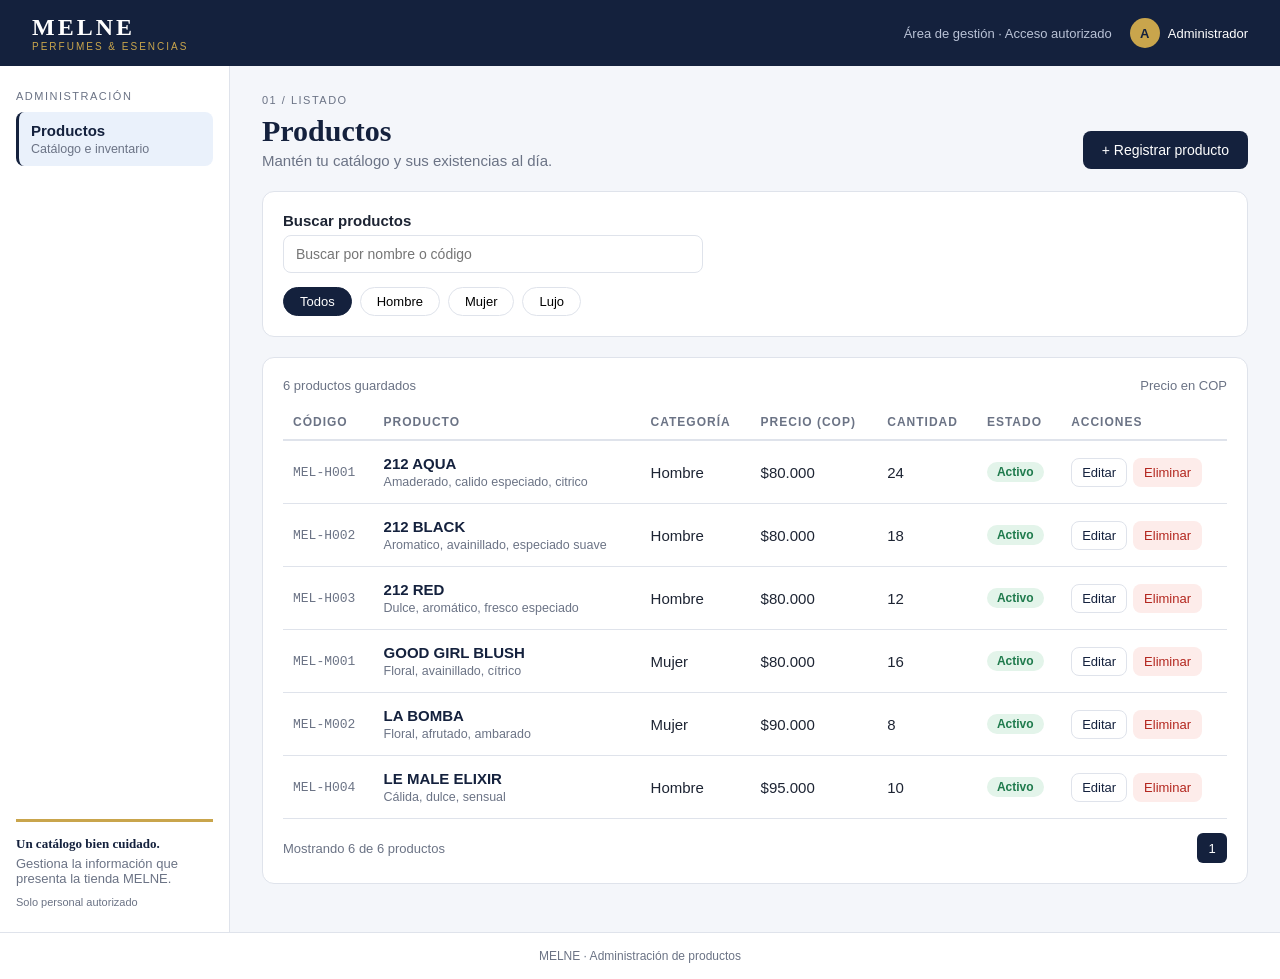
<file: index.html>
<!DOCTYPE html>
<html lang="es">
<head>
  <meta charset="UTF-8">
  <meta name="viewport" content="width=device-width, initial-scale=1.0">
  <title>Productos · MELNE</title>
  <link rel="stylesheet" href="css/styles.css">
</head>
<body>

  <header class="header">
    <a class="logo" href="index.html">
      <strong>MELNE</strong>
      <span>PERFUMES &amp; ESENCIAS</span>
    </a>
    <div class="header-derecha">
      <span class="header-acceso">Área de gestión · Acceso autorizado</span>
      <div class="usuario">
        <span class="avatar">A</span>
        <span>Administrador</span>
      </div>
    </div>
  </header>

  <div class="barra-movil">
    <strong>Productos</strong>
    <small>Catálogo e inventario</small>
  </div>

  <div class="contenedor">
    <aside class="sidebar">
      <nav>
        <p class="sidebar-titulo">ADMINISTRACIÓN</p>
        <a class="menu-item" href="index.html">
          <strong>Productos</strong>
          <small>Catálogo e inventario</small>
        </a>
      </nav>
      <div class="sidebar-pie">
        <strong>Un catálogo bien cuidado.</strong>
        Gestiona la información que presenta la tienda MELNE.
        <small>Solo personal autorizado</small>
      </div>
    </aside>

    <main class="principal">
      <p class="migas">01 / LISTADO</p>
      <div class="titulo-pagina">
        <div>
          <h1>Productos</h1>
          <p class="subtitulo">Mantén tu catálogo y sus existencias al día.</p>
        </div>
        <a class="btn btn-primario" href="registrar.html">+ Registrar producto</a>
      </div>

      <div id="mensaje" class="mensaje"></div>

      <section class="panel buscador">
        <label for="buscar">Buscar productos</label>
        <input type="search" id="buscar" placeholder="Buscar por nombre o código">
        <div class="filtros">
          <button type="button" class="filtro activo" data-filtro="Todos">Todos</button>
          <button type="button" class="filtro" data-filtro="Hombre">Hombre</button>
          <button type="button" class="filtro" data-filtro="Mujer">Mujer</button>
          <button type="button" class="filtro" data-filtro="Lujo">Lujo</button>
        </div>
      </section>

      <section class="panel">
        <div class="tabla-info">
          <span><span id="total">0</span> productos guardados</span>
          <span>Precio en COP</span>
        </div>

        <table class="tabla">
          <thead>
            <tr>
              <th>Código</th>
              <th>Producto</th>
              <th>Categoría</th>
              <th>Precio (COP)</th>
              <th>Cantidad</th>
              <th>Estado</th>
              <th>Acciones</th>
            </tr>
          </thead>
          <tbody id="lista-productos">
            <!-- Las filas se construyen desde js/productos.js -->
          </tbody>
        </table>
        <p id="sin-resultados" class="sin-resultados">No se encontraron productos.</p>

        <div class="paginacion">
          <span>Mostrando <span id="mostrando">0</span> de <span id="total-pie">0</span> productos</span>
          <span class="pagina">1</span>
        </div>
      </section>
    </main>
  </div>

  <footer class="footer">MELNE · Administración de productos</footer>

  <!-- Modal de confirmación de eliminación -->
  <div class="modal-fondo" id="modal-eliminar">
    <div class="modal" role="dialog" aria-modal="true" aria-labelledby="modal-titulo">
      <h2 id="modal-titulo">¿Eliminar este producto?</h2>
      <p>Vas a retirar este registro del catálogo y de la gestión de inventario.</p>
      <div class="modal-producto">
        <strong id="modal-nombre"></strong>
        <p id="modal-detalle"></p>
        <p id="modal-descripcion"></p>
        <p id="modal-precio"></p>
      </div>
      <p class="modal-aviso">Esta acción no se puede deshacer.</p>
      <p>Si solo deseas ocultarlo de la tienda, cambia su estado a Inactivo desde Editar.</p>
      <div class="modal-botones">
        <button type="button" class="btn btn-secundario" id="cancelar-eliminar">Cancelar</button>
        <button type="button" class="btn btn-peligro" id="confirmar-eliminar">Eliminar producto</button>
      </div>
    </div>
  </div>

  <script src="js/utilidades.js?v=2"></script>
  <script src="js/almacenamiento.js?v=2"></script>
  <script src="js/datos.js?v=2"></script>
  <script src="js/productos.js?v=2"></script>
</body>
</html>
</file>
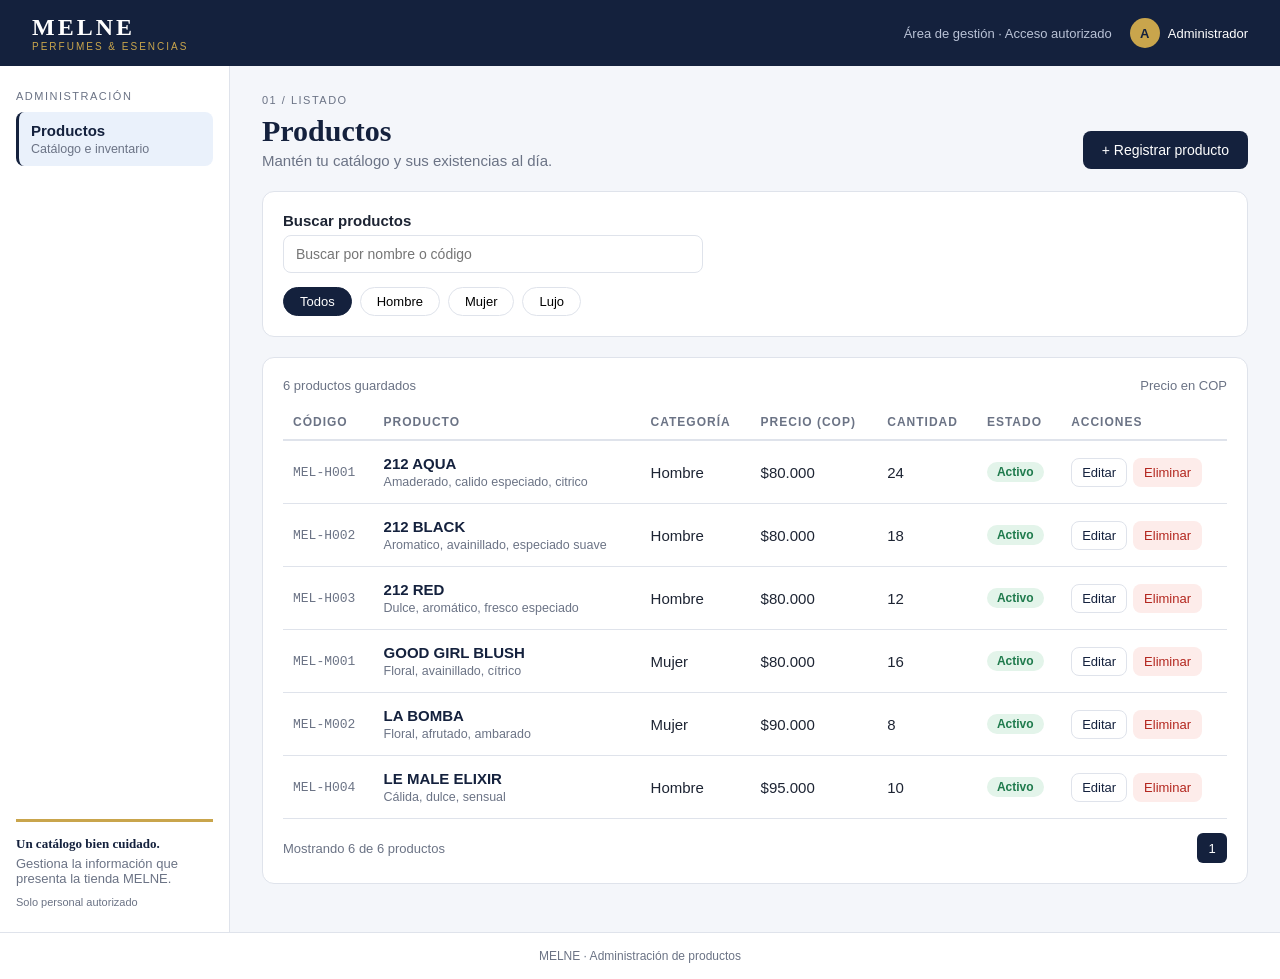
<file: editar.html>
<!DOCTYPE html>
<html lang="es">
<head>
  <meta charset="UTF-8">
  <meta name="viewport" content="width=device-width, initial-scale=1.0">
  <title>Editar producto · MELNE</title>
  <link rel="stylesheet" href="css/styles.css">
</head>
<body>

  <header class="header">
    <a class="logo" href="index.html">
      <strong>MELNE</strong>
      <span>PERFUMES &amp; ESENCIAS</span>
    </a>
    <div class="header-derecha">
      <span class="header-acceso">Área de gestión · Acceso autorizado</span>
      <div class="usuario">
        <span class="avatar">A</span>
        <span>Administrador</span>
      </div>
    </div>
  </header>

  <div class="barra-movil">
    <strong>Productos</strong>
    <small>Catálogo e inventario</small>
  </div>

  <div class="contenedor">
    <aside class="sidebar">
      <nav>
        <p class="sidebar-titulo">ADMINISTRACIÓN</p>
        <a class="menu-item" href="index.html">
          <strong>Productos</strong>
          <small>Catálogo e inventario</small>
        </a>
      </nav>
      <div class="sidebar-pie">
        <strong>Un catálogo bien cuidado.</strong>
        Gestiona la información que presenta la tienda MELNE.
        <small>Solo personal autorizado</small>
      </div>
    </aside>

    <main class="principal">
      <p class="migas">03 / EDICIÓN</p>
      <div class="titulo-pagina">
        <div>
          <h1>Editar producto</h1>
          <p class="subtitulo" id="subtitulo">Actualiza los datos del producto.</p>
        </div>
      </div>

      <div class="form-layout">
        <form id="form-producto" class="panel" data-modo="editar" novalidate>
          <p class="obligatorios">Los campos con * son obligatorios. <span class="etiqueta-editando">Editando</span></p>

          <div id="mensaje" class="mensaje"></div>

          <div id="resumen-errores" class="resumen-errores" role="alert">
            <strong>No se pudieron guardar los cambios</strong>
            <span id="resumen-texto"></span>
            <ul id="resumen-lista"></ul>
            <small id="resumen-pie">Los demás datos se conservan. El registro no se ha modificado.</small>
          </div>

          <h2 class="seccion-titulo"><span>01</span> Información del producto</h2>
          <div class="fila">
            <div class="campo">
              <label for="codigo">Código *</label>
              <input type="text" id="codigo" name="codigo">
              <span class="error" id="error-codigo"></span>
              <span class="ayuda">Identificador interno único. Ej.: MEL-H001.</span>
            </div>
            <div class="campo">
              <label for="nombre">Nombre *</label>
              <input type="text" id="nombre" name="nombre">
              <span class="error" id="error-nombre"></span>
            </div>
          </div>

          <div class="campo">
            <label for="categoria">Categoría *</label>
            <select id="categoria" name="categoria">
              <option value="">Selecciona una categoría</option>
              <option value="Hombre">Hombre</option>
              <option value="Mujer">Mujer</option>
              <option value="Lujo">Lujo</option>
            </select>
            <span class="error" id="error-categoria"></span>
            <span class="ayuda">Opciones: Hombre, Mujer o Lujo.</span>
          </div>

          <div class="campo">
            <label for="descripcion">Descripción aromática *</label>
            <textarea id="descripcion" name="descripcion"></textarea>
            <span class="error" id="error-descripcion"></span>
            <span class="ayuda">Describe las notas y el carácter de la fragancia.</span>
          </div>

          <h2 class="seccion-titulo"><span>02</span> Precio e inventario</h2>
          <div class="fila">
            <div class="campo">
              <label for="precio">Precio (COP) *</label>
              <input type="text" id="precio" name="precio" inputmode="numeric">
              <span class="error" id="error-precio"></span>
              <span class="ayuda">Pesos colombianos. Debe ser mayor que 0.</span>
            </div>
            <div class="campo">
              <label for="cantidad">Cantidad disponible *</label>
              <input type="text" id="cantidad" name="cantidad" inputmode="numeric">
              <span class="error" id="error-cantidad"></span>
              <span class="ayuda">Número entero igual o mayor que 0.</span>
            </div>
          </div>

          <h2 class="seccion-titulo"><span>03</span> Presentación y visibilidad</h2>
          <div class="campo">
            <label for="imagen">Imagen (opcional)</label>
            <div class="archivo">
              <img id="vista-previa" class="vista-previa" alt="Vista previa de la imagen">
              <div class="archivo-info">
                <span class="archivo-nombre" id="archivo-nombre">Ningún archivo seleccionado</span>
                <span class="ayuda">Imagen asociada al producto</span>
              </div>
              <label for="imagen" class="btn btn-secundario btn-chico">Cambiar imagen</label>
              <input type="file" id="imagen" name="imagen" accept=".jpg,.jpeg,.png">
            </div>
            <span class="error" id="error-imagen"></span>
          </div>

          <div class="campo">
            <label for="estado">Estado *</label>
            <select id="estado" name="estado">
              <option value="">Selecciona un estado</option>
              <option value="Activo">Activo</option>
              <option value="Inactivo">Inactivo</option>
            </select>
            <span class="error" id="error-estado"></span>
            <span class="ayuda">Activo: visible en la tienda. Inactivo: oculto, sin borrar el registro.</span>
          </div>

          <div class="campo">
            <label for="nuevo">Nuevo *</label>
            <select id="nuevo" name="nuevo">
              <option value="">Selecciona una opción</option>
              <option value="1">1</option>
              <option value="2">2</option>
              <option value="3">3</option>
            </select>
            <span class="error" id="error-nuevo"></span>
          </div>

          <div class="form-botones">
            <a class="btn btn-secundario" href="index.html">Cancelar</a>
            <button type="submit" class="btn btn-primario">Guardar cambios</button>
          </div>
        </form>

        <aside class="consejos">
          <h3>Cuida cada detalle</h3>
          <p id="consejo-edicion">Revisa los datos antes de guardar los cambios.</p>
          <p>El precio debe ser positivo y las existencias no pueden ser negativas ni tener decimales.</p>
          <p>La imagen es opcional. El estado define si el producto aparece en la tienda.</p>
        </aside>
      </div>
    </main>
  </div>

  <footer class="footer">MELNE · Administración de productos</footer>

  <script src="js/utilidades.js?v=2"></script>
  <script src="js/almacenamiento.js?v=2"></script>
  <script src="js/datos.js?v=2"></script>
  <script src="js/formulario.js?v=2"></script>
</body>
</html>
</file>
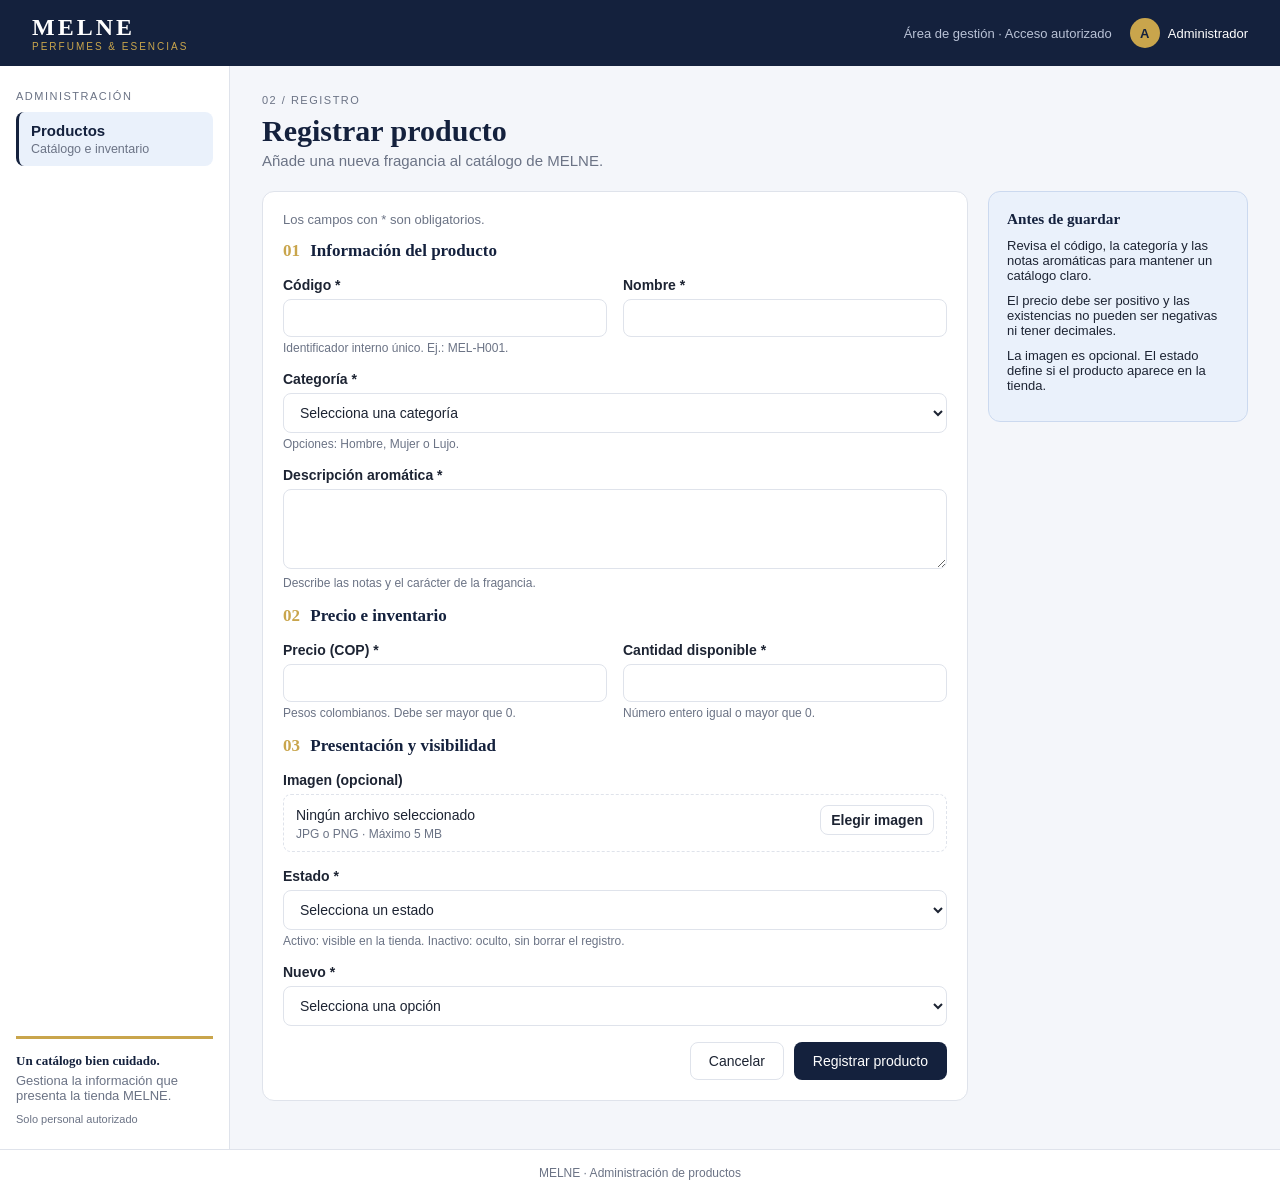
<file: registrar.html>
<!DOCTYPE html>
<html lang="es">
<head>
  <meta charset="UTF-8">
  <meta name="viewport" content="width=device-width, initial-scale=1.0">
  <title>Registrar producto · MELNE</title>
  <link rel="stylesheet" href="css/styles.css">
</head>
<body>

  <header class="header">
    <a class="logo" href="index.html">
      <strong>MELNE</strong>
      <span>PERFUMES &amp; ESENCIAS</span>
    </a>
    <div class="header-derecha">
      <span class="header-acceso">Área de gestión · Acceso autorizado</span>
      <div class="usuario">
        <span class="avatar">A</span>
        <span>Administrador</span>
      </div>
    </div>
  </header>

  <div class="barra-movil">
    <strong>Productos</strong>
    <small>Catálogo e inventario</small>
  </div>

  <div class="contenedor">
    <aside class="sidebar">
      <nav>
        <p class="sidebar-titulo">ADMINISTRACIÓN</p>
        <a class="menu-item" href="index.html">
          <strong>Productos</strong>
          <small>Catálogo e inventario</small>
        </a>
      </nav>
      <div class="sidebar-pie">
        <strong>Un catálogo bien cuidado.</strong>
        Gestiona la información que presenta la tienda MELNE.
        <small>Solo personal autorizado</small>
      </div>
    </aside>

    <main class="principal">
      <p class="migas">02 / REGISTRO</p>
      <div class="titulo-pagina">
        <div>
          <h1>Registrar producto</h1>
          <p class="subtitulo" id="subtitulo">Añade una nueva fragancia al catálogo de MELNE.</p>
        </div>
      </div>

      <div class="form-layout">
        <form id="form-producto" class="panel" data-modo="registrar" novalidate>
          <p class="obligatorios">Los campos con * son obligatorios.</p>

          <div id="mensaje" class="mensaje"></div>

          <div id="resumen-errores" class="resumen-errores" role="alert">
            <strong>No se pudo registrar el producto</strong>
            <span id="resumen-texto"></span>
            <ul id="resumen-lista"></ul>
            <small>Los demás datos ingresados se conservan.</small>
          </div>

          <h2 class="seccion-titulo"><span>01</span> Información del producto</h2>
          <div class="fila">
            <div class="campo">
              <label for="codigo">Código *</label>
              <input type="text" id="codigo" name="codigo">
              <span class="error" id="error-codigo"></span>
              <span class="ayuda">Identificador interno único. Ej.: MEL-H001.</span>
            </div>
            <div class="campo">
              <label for="nombre">Nombre *</label>
              <input type="text" id="nombre" name="nombre">
              <span class="error" id="error-nombre"></span>
            </div>
          </div>

          <div class="campo">
            <label for="categoria">Categoría *</label>
            <select id="categoria" name="categoria">
              <option value="">Selecciona una categoría</option>
              <option value="Hombre">Hombre</option>
              <option value="Mujer">Mujer</option>
              <option value="Lujo">Lujo</option>
            </select>
            <span class="error" id="error-categoria"></span>
            <span class="ayuda">Opciones: Hombre, Mujer o Lujo.</span>
          </div>

          <div class="campo">
            <label for="descripcion">Descripción aromática *</label>
            <textarea id="descripcion" name="descripcion"></textarea>
            <span class="error" id="error-descripcion"></span>
            <span class="ayuda">Describe las notas y el carácter de la fragancia.</span>
          </div>

          <h2 class="seccion-titulo"><span>02</span> Precio e inventario</h2>
          <div class="fila">
            <div class="campo">
              <label for="precio">Precio (COP) *</label>
              <input type="text" id="precio" name="precio" inputmode="numeric">
              <span class="error" id="error-precio"></span>
              <span class="ayuda">Pesos colombianos. Debe ser mayor que 0.</span>
            </div>
            <div class="campo">
              <label for="cantidad">Cantidad disponible *</label>
              <input type="text" id="cantidad" name="cantidad" inputmode="numeric">
              <span class="error" id="error-cantidad"></span>
              <span class="ayuda">Número entero igual o mayor que 0.</span>
            </div>
          </div>

          <h2 class="seccion-titulo"><span>03</span> Presentación y visibilidad</h2>
          <div class="campo">
            <label for="imagen">Imagen (opcional)</label>
            <div class="archivo">
              <img id="vista-previa" class="vista-previa" alt="Vista previa de la imagen">
              <div class="archivo-info">
                <span class="archivo-nombre" id="archivo-nombre">Ningún archivo seleccionado</span>
                <span class="ayuda">JPG o PNG · Máximo 5 MB</span>
              </div>
              <label for="imagen" class="btn btn-secundario btn-chico">Elegir imagen</label>
              <input type="file" id="imagen" name="imagen" accept=".jpg,.jpeg,.png">
            </div>
            <span class="error" id="error-imagen"></span>
          </div>

          <div class="campo">
            <label for="estado">Estado *</label>
            <select id="estado" name="estado">
              <option value="">Selecciona un estado</option>
              <option value="Activo">Activo</option>
              <option value="Inactivo">Inactivo</option>
            </select>
            <span class="error" id="error-estado"></span>
            <span class="ayuda">Activo: visible en la tienda. Inactivo: oculto, sin borrar el registro.</span>
          </div>

          <div class="campo">
            <label for="nuevo">Nuevo *</label>
            <select id="nuevo" name="nuevo">
              <option value="">Selecciona una opción</option>
              <option value="1">1</option>
              <option value="2">2</option>
              <option value="3">3</option>
            </select>
            <span class="error" id="error-nuevo"></span>
          </div>

          <div class="form-botones">
            <a class="btn btn-secundario" href="index.html">Cancelar</a>
            <button type="submit" class="btn btn-primario">Registrar producto</button>
          </div>
        </form>

        <aside class="consejos">
          <h3>Antes de guardar</h3>
          <p>Revisa el código, la categoría y las notas aromáticas para mantener un catálogo claro.</p>
          <p>El precio debe ser positivo y las existencias no pueden ser negativas ni tener decimales.</p>
          <p>La imagen es opcional. El estado define si el producto aparece en la tienda.</p>
        </aside>
      </div>
    </main>
  </div>

  <footer class="footer">MELNE · Administración de productos</footer>

  <script src="js/utilidades.js?v=2"></script>
  <script src="js/almacenamiento.js?v=2"></script>
  <script src="js/datos.js?v=2"></script>
  <script src="js/formulario.js?v=2"></script>
</body>
</html>
</file>
<file: css/styles.css>
:root {
  --azul: #14213d;
  --azul-claro: #1f3260;
  --dorado: #c9a54c;
  --fondo: #f4f6fa;
  --blanco: #ffffff;
  --borde: #dfe3eb;
  --texto: #1d2433;
  --gris: #6b7385;
  --verde: #1e7a4c;
  --verde-fondo: #e3f4ea;
  --rojo: #b3261e;
  --rojo-fondo: #fdecea;
  --info-fondo: #eaf1fb;
}

* {
  box-sizing: border-box;
  margin: 0;
  padding: 0;
}

body {
  font-family: "Segoe UI", Arial, sans-serif;
  background: var(--fondo);
  color: var(--texto);
  font-size: 15px;
  min-height: 100vh;
  display: flex;
  flex-direction: column;
}

a {
  color: inherit;
  text-decoration: none;
}

/* ===== Encabezado ===== */
.header {
  background: var(--azul);
  color: var(--blanco);
  display: flex;
  justify-content: space-between;
  align-items: center;
  padding: 14px 32px;
}

.logo {
  display: flex;
  flex-direction: column;
}

.logo strong {
  font-family: Georgia, "Times New Roman", serif;
  font-size: 24px;
  letter-spacing: 3px;
}

.logo span {
  font-size: 10px;
  letter-spacing: 2px;
  color: var(--dorado);
}

.header-derecha {
  display: flex;
  align-items: center;
  gap: 18px;
  font-size: 13px;
}

.header-acceso {
  color: #b9c2d6;
}

.usuario {
  display: flex;
  align-items: center;
  gap: 8px;
}

.avatar {
  width: 30px;
  height: 30px;
  border-radius: 50%;
  background: var(--dorado);
  color: var(--azul);
  display: flex;
  align-items: center;
  justify-content: center;
  font-weight: bold;
}

/* ===== Estructura ===== */
.contenedor {
  display: flex;
  flex: 1;
}

.sidebar {
  width: 230px;
  background: var(--blanco);
  border-right: 1px solid var(--borde);
  padding: 24px 16px;
  display: flex;
  flex-direction: column;
  justify-content: space-between;
}

.sidebar-titulo {
  font-size: 11px;
  letter-spacing: 1.5px;
  color: var(--gris);
  margin-bottom: 10px;
}

.menu-item {
  display: block;
  padding: 10px 12px;
  border-radius: 8px;
  background: var(--info-fondo);
  border-left: 3px solid var(--azul);
}

.menu-item strong {
  display: block;
  color: var(--azul);
}

.menu-item small {
  color: var(--gris);
}

.sidebar-pie {
  border-top: 3px solid var(--dorado);
  padding-top: 14px;
  font-size: 13px;
  color: var(--gris);
}

.sidebar-pie strong {
  display: block;
  color: var(--azul);
  font-family: Georgia, serif;
  margin-bottom: 4px;
}

.sidebar-pie small {
  display: block;
  margin-top: 10px;
  font-size: 11px;
}

/* Barra de sección solo en móvil */
.barra-movil {
  display: none;
}

.principal {
  flex: 1;
  padding: 28px 32px;
  min-width: 0;
}

.migas {
  font-size: 11px;
  letter-spacing: 1.5px;
  color: var(--gris);
  margin-bottom: 8px;
}

.titulo-pagina {
  display: flex;
  justify-content: space-between;
  align-items: flex-end;
  gap: 16px;
  margin-bottom: 22px;
  flex-wrap: wrap;
}

h1 {
  font-family: Georgia, "Times New Roman", serif;
  color: var(--azul);
  font-size: 30px;
}

.subtitulo {
  color: var(--gris);
  margin-top: 4px;
}

.footer {
  text-align: center;
  font-size: 12px;
  color: var(--gris);
  padding: 16px;
  border-top: 1px solid var(--borde);
  background: var(--blanco);
}

/* ===== Botones ===== */
.btn {
  border: 1px solid transparent;
  border-radius: 8px;
  padding: 10px 18px;
  font-size: 14px;
  font-family: inherit;
  cursor: pointer;
  display: inline-flex;
  align-items: center;
  justify-content: center;
  gap: 6px;
}

.btn-primario {
  background: var(--azul);
  color: var(--blanco);
}

.btn-primario:hover {
  background: var(--azul-claro);
}

.btn-secundario {
  background: var(--blanco);
  border-color: var(--borde);
  color: var(--texto);
}

.btn-secundario:hover {
  background: var(--fondo);
}

.btn-peligro {
  background: var(--rojo);
  color: var(--blanco);
}

.btn-chico {
  padding: 6px 10px;
  font-size: 13px;
}

.btn-editar {
  background: var(--blanco);
  border-color: var(--borde);
  color: var(--azul);
}

.btn-eliminar {
  background: var(--rojo-fondo);
  color: var(--rojo);
}

/* ===== Tarjeta / panel ===== */
.panel {
  background: var(--blanco);
  border: 1px solid var(--borde);
  border-radius: 12px;
  padding: 20px;
  margin-bottom: 20px;
}

/* ===== Buscador y filtros ===== */
.buscador label {
  display: block;
  font-weight: 600;
  margin-bottom: 6px;
}

.buscador input {
  width: 100%;
  max-width: 420px;
}

.filtros {
  display: flex;
  gap: 8px;
  margin-top: 14px;
  flex-wrap: wrap;
}

.filtro {
  border: 1px solid var(--borde);
  background: var(--blanco);
  border-radius: 20px;
  padding: 6px 16px;
  cursor: pointer;
  font-family: inherit;
  font-size: 13px;
}

.filtro.activo {
  background: var(--azul);
  color: var(--blanco);
  border-color: var(--azul);
}

/* ===== Tabla de productos ===== */
.tabla-info {
  display: flex;
  justify-content: space-between;
  font-size: 13px;
  color: var(--gris);
  margin-bottom: 12px;
}

.tabla {
  width: 100%;
  border-collapse: collapse;
}

.tabla th {
  text-align: left;
  font-size: 12px;
  text-transform: uppercase;
  letter-spacing: 1px;
  color: var(--gris);
  padding: 10px;
  border-bottom: 2px solid var(--borde);
}

.tabla td {
  padding: 14px 10px;
  border-bottom: 1px solid var(--borde);
  vertical-align: middle;
}

.codigo {
  font-family: Consolas, monospace;
  color: var(--gris);
  font-size: 13px;
}

.nombre strong {
  display: block;
  color: var(--azul);
}

.nombre small {
  color: var(--gris);
}

.estado {
  display: inline-block;
  background: var(--verde-fondo);
  color: var(--verde);
  font-size: 12px;
  padding: 3px 10px;
  border-radius: 12px;
  font-weight: 600;
}

.estado.inactivo {
  background: #eceef1;
  color: var(--gris);
}

.acciones {
  display: flex;
  gap: 6px;
}

.disponibles {
  display: none;
}

.sin-resultados {
  display: none;
  text-align: center;
  color: var(--gris);
  padding: 24px;
}

.paginacion {
  display: flex;
  justify-content: space-between;
  align-items: center;
  margin-top: 14px;
  font-size: 13px;
  color: var(--gris);
}

.pagina {
  background: var(--azul);
  color: var(--blanco);
  width: 30px;
  height: 30px;
  border-radius: 6px;
  display: flex;
  align-items: center;
  justify-content: center;
}

/* ===== Modal de confirmación ===== */
.modal-fondo {
  position: fixed;
  inset: 0;
  background: rgba(20, 33, 61, 0.55);
  display: none;
  align-items: center;
  justify-content: center;
  padding: 16px;
  z-index: 10;
}

.modal-fondo.abierto {
  display: flex;
}

.modal {
  background: var(--blanco);
  border-radius: 12px;
  padding: 26px;
  width: 100%;
  max-width: 460px;
}

.modal h2 {
  font-family: Georgia, serif;
  color: var(--azul);
  margin-bottom: 6px;
}

.modal p {
  color: var(--gris);
  font-size: 14px;
}

.modal-producto {
  background: var(--fondo);
  border: 1px solid var(--borde);
  border-radius: 8px;
  padding: 14px;
  margin: 16px 0;
}

.modal-producto strong {
  color: var(--azul);
  font-size: 17px;
}

.modal-producto p {
  margin-top: 4px;
}

.modal-aviso {
  color: var(--rojo) !important;
  font-weight: 600;
  margin-bottom: 8px;
}

.modal-botones {
  display: flex;
  justify-content: flex-end;
  gap: 10px;
  margin-top: 20px;
}

/* Mensaje tipo toast */
.mensaje {
  display: none;
  background: var(--verde-fondo);
  color: var(--verde);
  border: 1px solid #b8e0c8;
  padding: 12px 16px;
  border-radius: 8px;
  margin-bottom: 16px;
}

.mensaje.visible {
  display: block;
}

/* ===== Formulario ===== */
.form-layout {
  display: grid;
  grid-template-columns: 1fr 260px;
  gap: 20px;
  align-items: start;
}

.obligatorios {
  font-size: 13px;
  color: var(--gris);
  margin-bottom: 14px;
  display: flex;
  justify-content: space-between;
}

.etiqueta-editando {
  background: var(--info-fondo);
  color: var(--azul);
  padding: 2px 10px;
  border-radius: 12px;
  font-weight: 600;
}

.seccion-titulo {
  font-family: Georgia, serif;
  color: var(--azul);
  font-size: 17px;
  margin-bottom: 16px;
}

.seccion-titulo span {
  color: var(--dorado);
  margin-right: 6px;
}

.fila {
  display: grid;
  grid-template-columns: 1fr 1fr;
  gap: 16px;
}

.campo {
  margin-bottom: 16px;
}

.campo label {
  display: block;
  font-weight: 600;
  font-size: 14px;
  margin-bottom: 6px;
}

input[type="text"],
input[type="search"],
select,
textarea {
  width: 100%;
  border: 1px solid var(--borde);
  border-radius: 8px;
  padding: 10px 12px;
  font-size: 14px;
  font-family: inherit;
  background: var(--blanco);
  color: var(--texto);
}

input:focus,
select:focus,
textarea:focus {
  outline: 2px solid var(--azul-claro);
  outline-offset: 1px;
}

textarea {
  resize: vertical;
  min-height: 80px;
}

.ayuda {
  display: block;
  font-size: 12px;
  color: var(--gris);
  margin-top: 4px;
}

.error {
  display: block;
  font-size: 12px;
  color: var(--rojo);
  margin-top: 4px;
  font-weight: 600;
}

.error:empty {
  display: none;
}

.campo.invalido input,
.campo.invalido select,
.campo.invalido textarea {
  border-color: var(--rojo);
  background: var(--rojo-fondo);
}

.archivo {
  display: flex;
  align-items: center;
  justify-content: space-between;
  gap: 10px;
  border: 1px dashed var(--borde);
  border-radius: 8px;
  padding: 10px 12px;
}

.archivo input[type="file"] {
  display: none;
}

.archivo-nombre {
  font-size: 14px;
}

.archivo-info {
  flex: 1;
}

/* Miniatura de la imagen elegida; se muestra solo cuando hay una */
.vista-previa {
  display: none;
  width: 64px;
  height: 64px;
  object-fit: cover;
  border-radius: 6px;
  border: 1px solid var(--borde);
}

.vista-previa.visible {
  display: block;
}

.form-botones {
  display: flex;
  justify-content: flex-end;
  gap: 10px;
  margin-top: 6px;
}

/* Resumen de errores */
.resumen-errores {
  display: none;
  background: var(--rojo-fondo);
  border: 1px solid #f3b7b2;
  border-left: 4px solid var(--rojo);
  border-radius: 8px;
  padding: 14px 18px;
  margin-bottom: 20px;
  color: var(--rojo);
}

.resumen-errores.visible {
  display: block;
}

.resumen-errores strong {
  display: block;
  margin-bottom: 4px;
}

.resumen-errores ul {
  margin: 8px 0 8px 18px;
}

.resumen-errores small {
  color: var(--texto);
}

/* Panel lateral de consejos */
.consejos {
  background: var(--info-fondo);
  border: 1px solid #cbd9ef;
  border-radius: 12px;
  padding: 18px;
  font-size: 13px;
  color: var(--texto);
  position: sticky;
  top: 20px;
}

.consejos h3 {
  font-family: Georgia, serif;
  color: var(--azul);
  margin-bottom: 10px;
}

.consejos p {
  margin-bottom: 10px;
}

/* ===== Responsive: tableta ===== */
@media (max-width: 1024px) {
  .sidebar {
    display: none;
  }

  .header-acceso {
    display: none;
  }

  .barra-movil {
    display: flex;
    gap: 8px;
    align-items: baseline;
    background: var(--blanco);
    border-bottom: 1px solid var(--borde);
    padding: 10px 24px;
  }

  .barra-movil strong {
    color: var(--azul);
  }

  .barra-movil small {
    color: var(--gris);
  }

  .principal {
    padding: 24px;
  }

  .form-layout {
    grid-template-columns: 1fr;
  }

  .consejos {
    position: static;
  }
}

/* ===== Responsive: celular ===== */
@media (max-width: 700px) {
  .header {
    padding: 12px 16px;
  }

  .usuario span:last-child {
    display: none;
  }

  .barra-movil {
    padding: 10px 16px;
  }

  .principal {
    padding: 20px 16px;
  }

  h1 {
    font-size: 26px;
  }

  .titulo-pagina .btn {
    width: 100%;
  }

  .fila {
    grid-template-columns: 1fr;
    gap: 0;
  }

  /* La tabla se convierte en tarjetas */
  .tabla thead {
    display: none;
  }

  .tabla,
  .tabla tbody {
    display: block;
  }

  .tabla tr {
    display: grid;
    grid-template-columns: 1fr auto;
    grid-template-areas:
      "codigo estado"
      "nombre nombre"
      "precio cantidad"
      "acciones acciones";
    gap: 8px;
    border: 1px solid var(--borde);
    border-radius: 10px;
    padding: 14px;
    margin-bottom: 12px;
  }

  .tabla td {
    padding: 0;
    border: none;
  }

  .tabla .td-codigo { grid-area: codigo; }
  .tabla .td-estado { grid-area: estado; }
  .tabla .td-nombre { grid-area: nombre; }
  .tabla .td-categoria { display: none; }
  .tabla .td-precio { grid-area: precio; font-weight: 700; color: var(--azul); }
  .tabla .td-cantidad { grid-area: cantidad; text-align: right; color: var(--gris); }
  .tabla .td-acciones { grid-area: acciones; }

  .nombre .categoria-movil {
    display: block;
  }

  .disponibles {
    display: inline;
  }

  .acciones .btn {
    flex: 1;
  }

  .form-botones {
    flex-direction: column-reverse;
  }

  .form-botones .btn {
    width: 100%;
  }

  .archivo {
    flex-direction: column;
    align-items: flex-start;
  }

  .modal-botones {
    flex-direction: column-reverse;
  }
}

.categoria-movil {
  display: none;
  font-size: 13px;
  color: var(--azul-claro);
  font-weight: 600;
}
</file>
